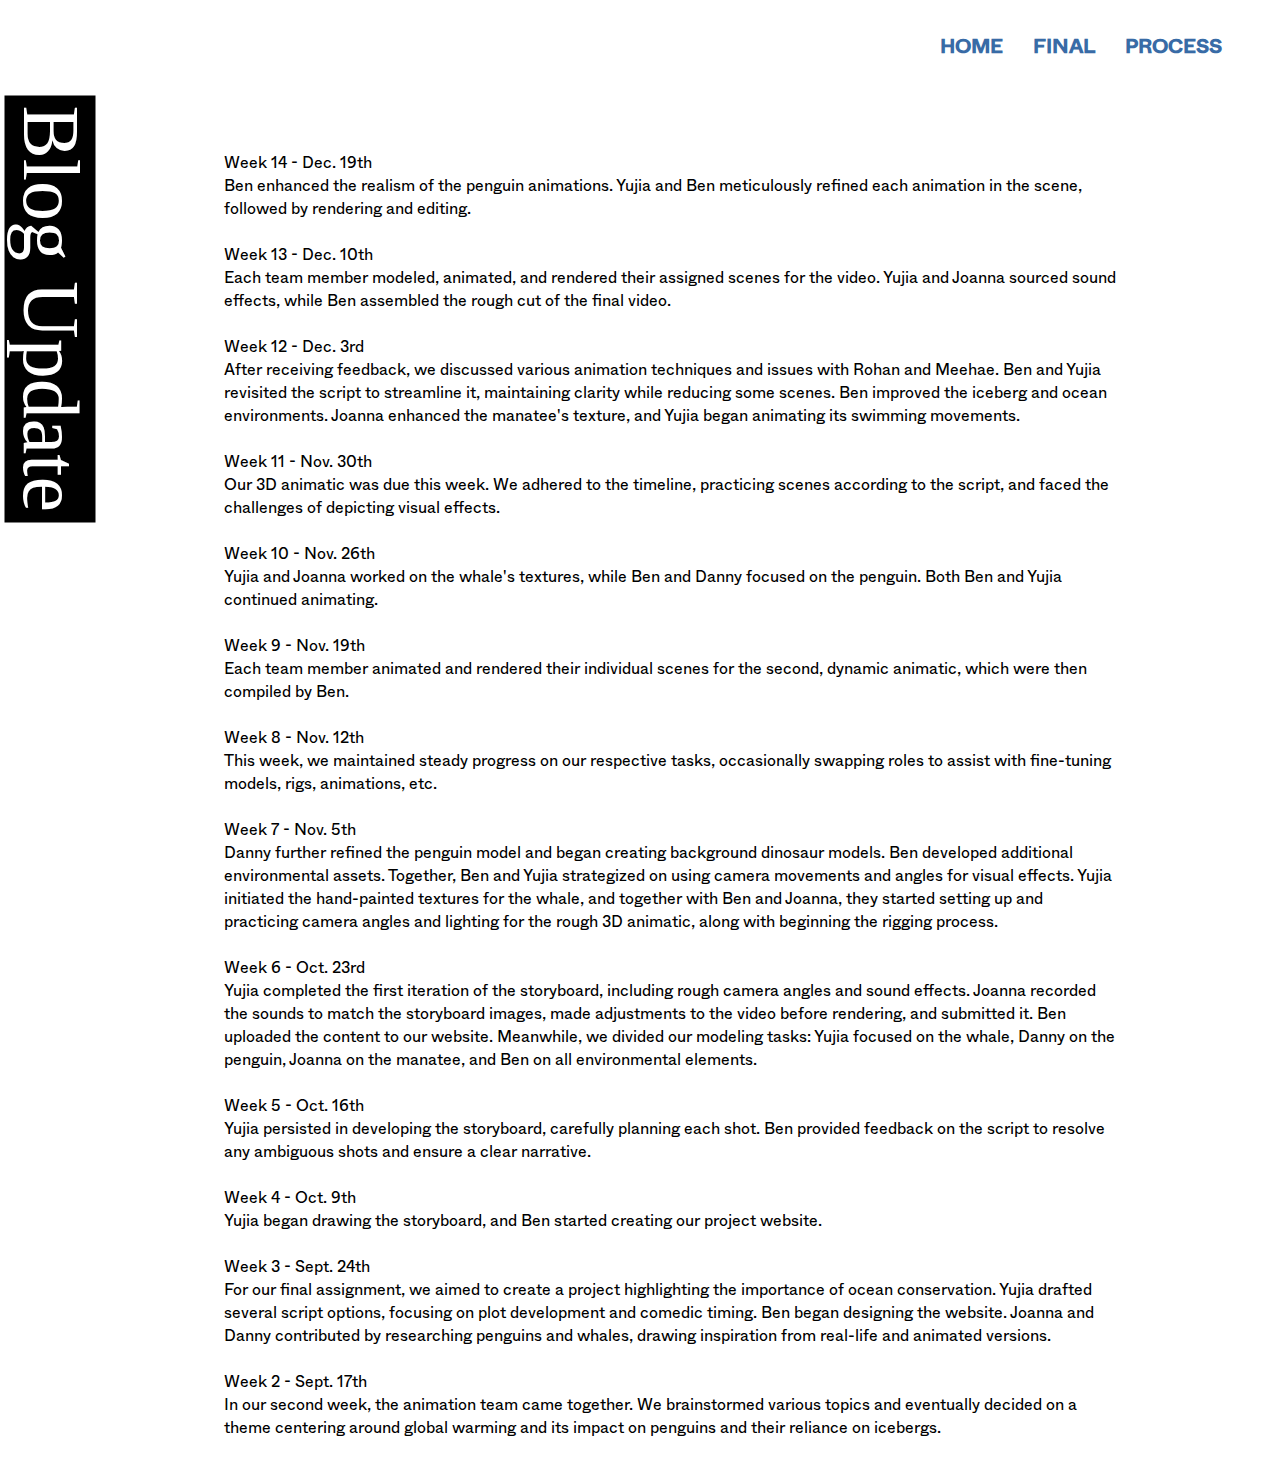
<file: blog.html>
<!DOCTYPE html>
<html lang="en">
<head>
  <meta charset="utf-8">
  <title>blog</title>
  <link href="css/fonts.css" rel="stylesheet">
  <link href="css/main.css" rel="stylesheet">
  <link href="css/subPage.css" rel="stylesheet">
  <link href="css/scripPage.css" rel="stylesheet">
</head>
<body>

  <div class="menu">
    <ul>
      <li><div class="menu-item"><h3><a href="index.html">HOME</a></h3></div></li>
      <li><div class="menu-item"><h3><a href="final.html">FINAL</a></h3></div></li>
      <le><div class="menu-item"><h3><b >PROCESS</b></h3>
          <div class="dropdown-menu">
          <div class="dropdown-item"><a href="blog.html">BLOG</a></div>
          <div class="dropdown-item"><a href="script.html">SCRIPT</a></div>
          <div class="dropdown-item"><a href="concepts.html">CONCEPTS</a></div>
          <div class="dropdown-item"><a href="storyboard.html">STORYBOARD</a></div>
        </div></le>
    </ul>
  </div>
<!-- text in page -->
<div class="script-container">
  <p> 
    Week 14 - Dec. 19th<br>
    Ben enhanced the realism of the penguin animations. Yujia and Ben meticulously refined each animation in the scene, followed by rendering and editing.<br><br>

    Week 13 - Dec. 10th<br>
    Each team member modeled, animated, and rendered their assigned scenes for the video. Yujia and Joanna sourced sound effects, 
    while Ben assembled the rough cut of the final video.<br><br>

    Week 12 - Dec. 3rd<br>
    After receiving feedback, we discussed various animation techniques and issues with Rohan and Meehae. Ben and Yujia revisited the 
    script to streamline it, maintaining clarity while reducing some scenes. Ben improved the iceberg and ocean environments. 
    Joanna enhanced the manatee's texture, and Yujia began animating its swimming movements.<br><br>

    Week 11 - Nov. 30th<br>
    Our 3D animatic was due this week. We adhered to the timeline, practicing scenes according to the script, and faced the challenges of depicting visual effects.<br><br>

    Week 10 - Nov. 26th<br>
    Yujia and Joanna worked on the whale's textures, while Ben and Danny focused on the penguin. Both Ben and Yujia continued animating.<br><br>

    Week 9 - Nov. 19th<br>
    Each team member animated and rendered their individual scenes for the second, dynamic animatic, which were then compiled by Ben.<br><br>

    Week 8 - Nov. 12th<br>
    This week, we maintained steady progress on our respective tasks, occasionally swapping roles to assist with fine-tuning models, rigs, animations, etc.<br><br>

    Week 7 - Nov. 5th<br>
    Danny further refined the penguin model and began creating background dinosaur models. Ben developed additional environmental assets. 
    Together, Ben and Yujia strategized on using camera movements and angles for visual effects. Yujia initiated the hand-painted textures for the whale, 
    and together with Ben and Joanna, they started setting up and practicing camera angles and lighting for the rough 3D animatic, along with beginning the rigging process.<br><br>

    Week 6 - Oct. 23rd<br>
    Yujia completed the first iteration of the storyboard, including rough camera angles and sound effects. Joanna recorded the sounds to match the storyboard 
    images, made adjustments to the video before rendering, and submitted it. Ben uploaded the content to our website. Meanwhile, we divided our modeling tasks: 
    Yujia focused on the whale, Danny on the penguin, Joanna on the manatee, and Ben on all environmental elements.<br><br>

    Week 5 - Oct. 16th<br>
    Yujia persisted in developing the storyboard, carefully planning each shot. Ben provided feedback on the script to resolve any ambiguous shots and ensure a clear narrative.<br><br>

    Week 4 - Oct. 9th<br>
    Yujia began drawing the storyboard, and Ben started creating our project website.<br><br>

    Week 3 - Sept. 24th<br>
    For our final assignment, we aimed to create a project highlighting the importance of ocean conservation. 
    Yujia drafted several script options, focusing on plot development and comedic timing. Ben began designing the website. 
    Joanna and Danny contributed by researching penguins and whales, drawing inspiration from real-life and animated versions.<br><br>

    Week 2 - Sept. 17th<br>
    In our second week, the animation team came together. We brainstormed various topics and eventually decided on a theme centering around global 
    warming and its impact on penguins and their reliance on icebergs.<br><br>
    
      </p>
  </div>

  <div class="footer-container">
  
  </div>
  <script src="F_displayTextAtLeft.js"></script>
  <script >
       displayTextAtLeft('Blog Update');
  </script>
</body>
</html>
</file>
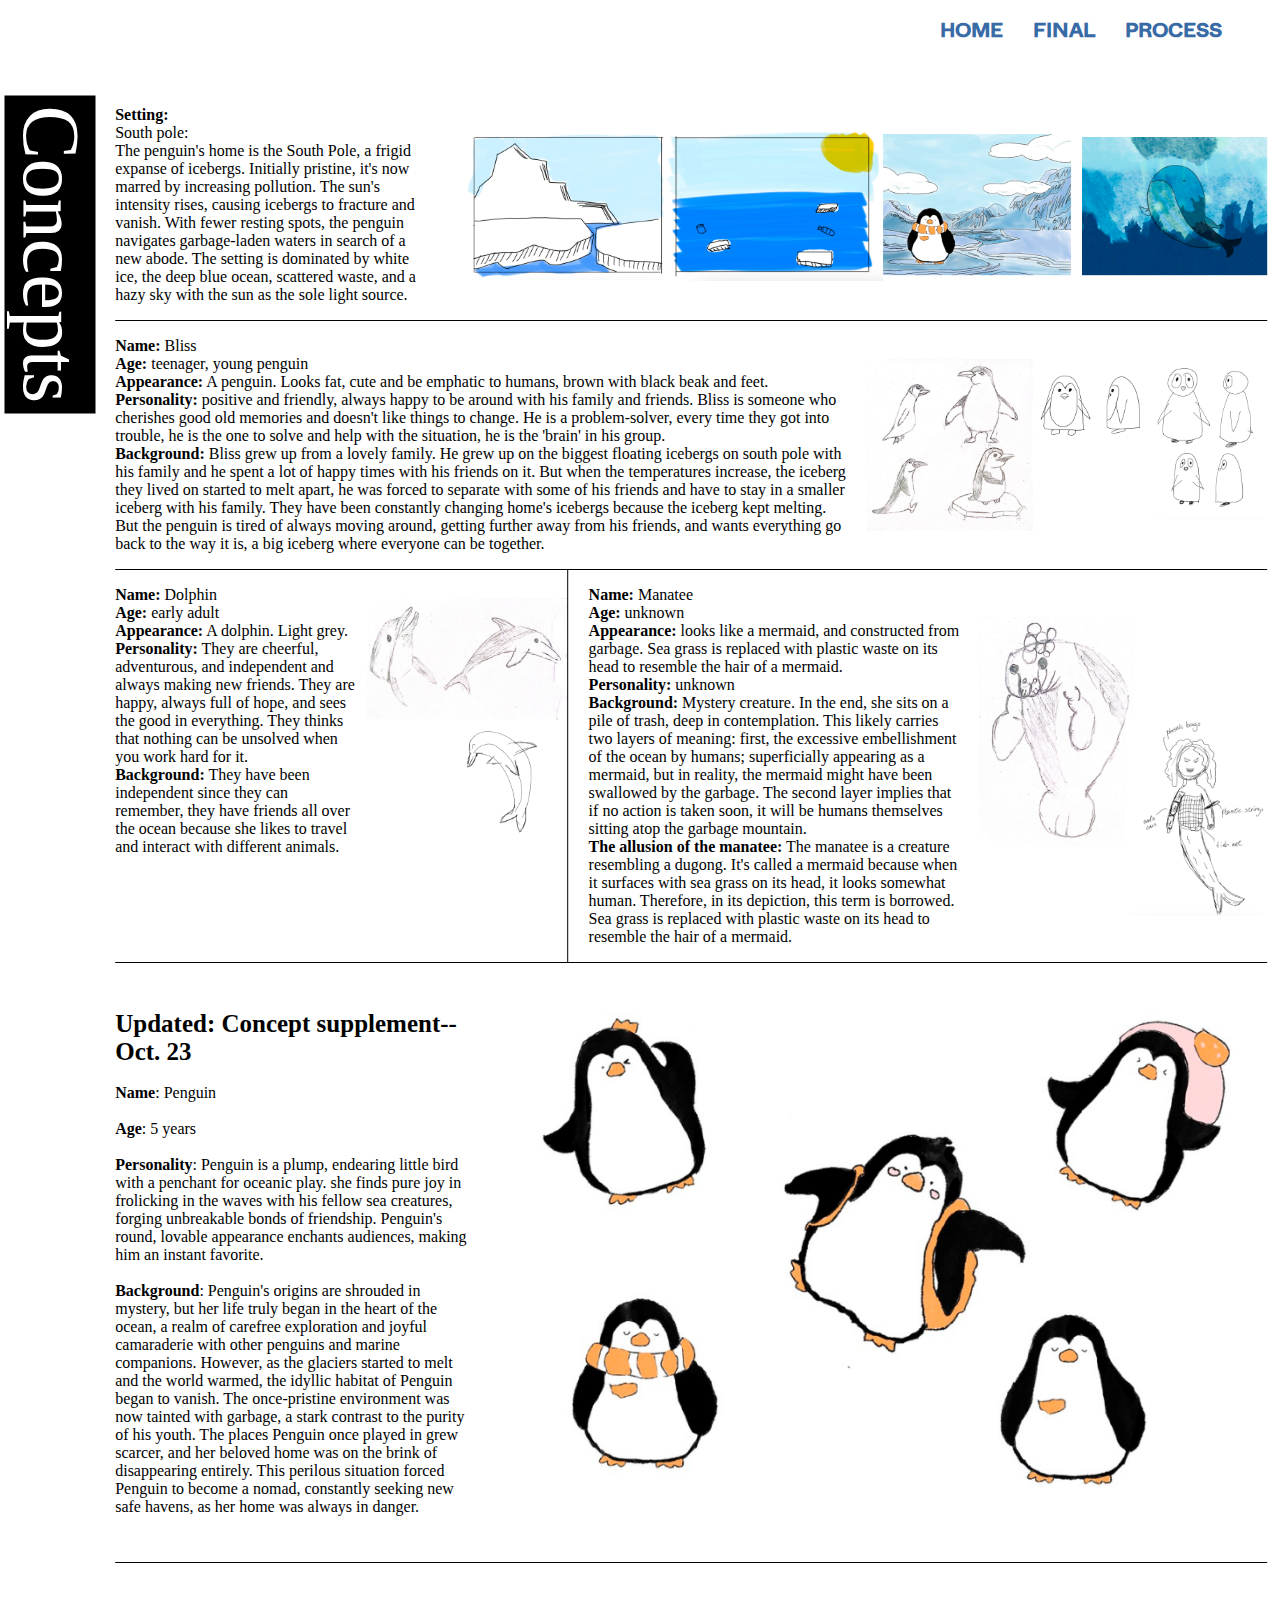
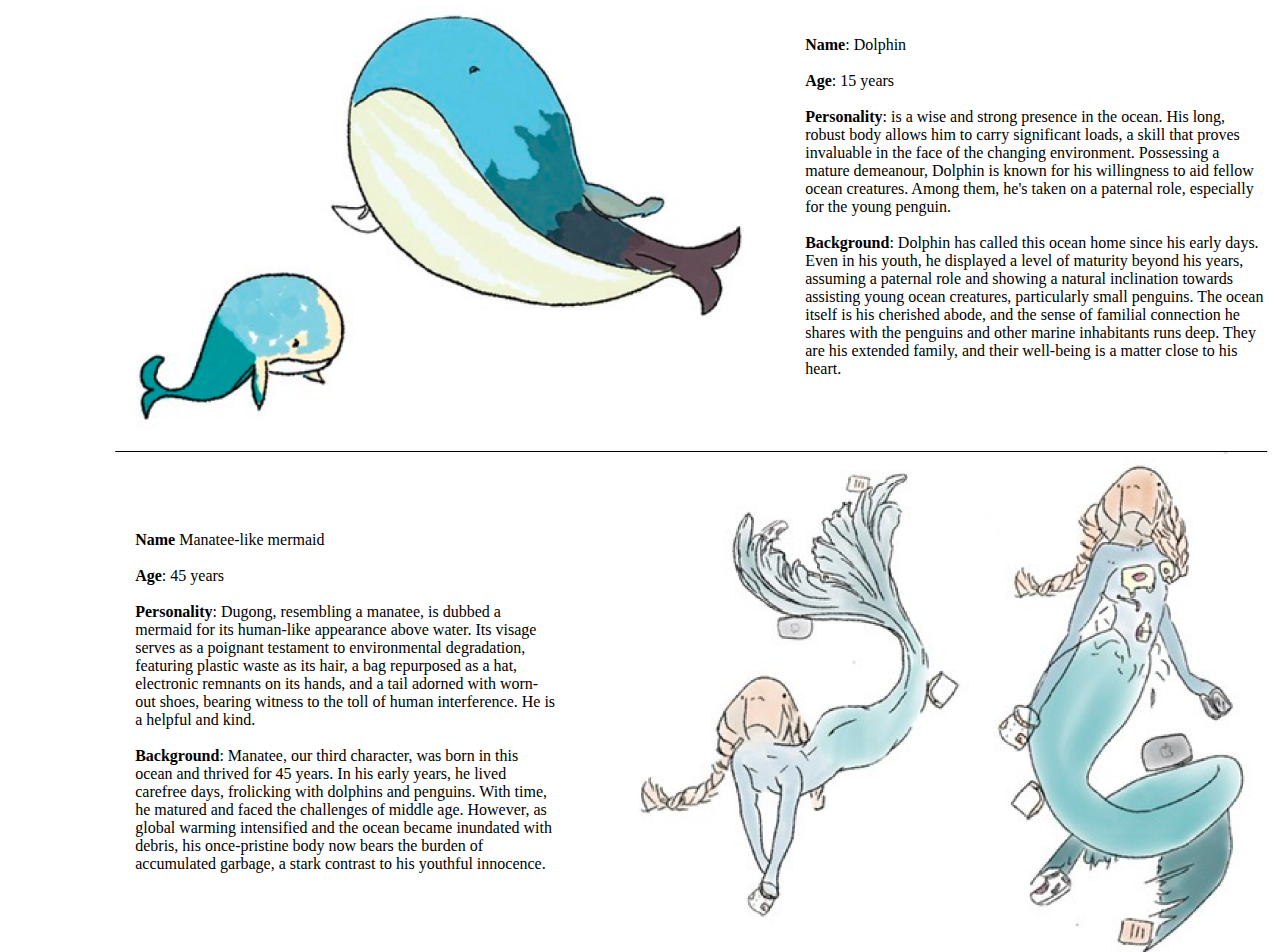
<file: concepts.html>
<!DOCTYPE html>
<html lang="en">
<head>
  <meta charset="utf-8">
  <title>concepts</title>
  <link href="css/fonts.css" rel="stylesheet">
  <link href="css/main.css" rel="stylesheet">
  <link href="css/subPage.css" rel="stylesheet">
  <link href="css/conceptPage.css" rel="stylesheet">
</head>
<body>
  <!-- Navigation bar -->
  <div class="menu">
    <ul>
      <li><div class="menu-item"><h3><a href="index.html">HOME</a></h3></div></li>
      <li><div class="menu-item"><h3><a href="final.html">FINAL</a></h3></div></li>
      <le><div class="menu-item"><h3><b >PROCESS</b></h3>
          <div class="dropdown-menu">
          <div class="dropdown-item"><a href="blog.html">BLOG</a></div>
          <div class="dropdown-item"><a href="script.html">SCRIPT</a></div>
          <div class="dropdown-item"><a href="concepts.html">CONCEPTS</a></div>
          <div class="dropdown-item"><a href="storyboard.html">STORYBOARD</a></div>
        </div></le>
    </ul>
  </div>
  <!-- text in page -->
  <div class="text-containe">
  <div class="paragraph1">
  <p><strong>Setting:</strong><br>South pole:<br>
  The penguin's home is the South Pole, a frigid expanse of 
  icebergs. Initially pristine, it's now marred by increasing pollution. 
  The sun's intensity rises, causing icebergs to fracture and vanish. 
  With fewer resting spots, the penguin navigates garbage-laden waters 
  in search of a new abode. The setting is dominated by white ice, 
  the deep blue ocean, scattered waste, and a hazy sky with the sun 
  as the sole light source. </p>
  <img src="images/p1.png" width="800px">
  
  </div>

  <div class="paragraph2">
    <p><strong>Name:</strong> Bliss<br>
      <strong>Age:</strong> teenager, young penguin<br>
      <strong>Appearance:</strong> A penguin. Looks fat, cute and be emphatic to humans, brown with black beak and feet.<br> 
      <strong>Personality:</strong> positive and friendly, always happy to be around with his family and friends. Bliss 
      is someone who cherishes good old memories and doesn't like things to change. He is a problem-solver,
       every time they got into trouble, he is the one to solve and help with the situation, he is the 
       'brain' in his group.<br>
       <strong>Background:</strong> Bliss grew up from a lovely family. He grew up on the 
      biggest floating icebergs on south pole with his family and he spent a lot of 
      happy times with his friends on it. But when the temperatures increase, the iceberg 
      they lived on started to melt apart, he was forced to separate with some of his friends 
      and have to stay in a smaller iceberg with his family. They have been constantly changing 
      home's icebergs because the iceberg kept melting. But the penguin is tired of always moving 
      around, getting further away from his friends, and wants everything go back to the way it is, 
      a big iceberg where everyone can be together. </p>
    <img src="images/p2.png" width="400px">
    </div>
    <div class="paragraph3and4-container">
    <div class="paragraph3">
      <p> <strong>Name:</strong> Dolphin<br>
        <strong>Age:</strong> early adult<br>
        <strong>Appearance:</strong> A dolphin. Light grey.<br>
        <strong>Personality:</strong> They are cheerful, adventurous, and independent and always making new friends. 
        They are happy, always full of hope, and sees the good in everything. They thinks that nothing 
        can be unsolved when you work hard for it.<br>
        <strong>Background:</strong> They have been independent since they can remember, they have 
        friends all over the ocean because she likes to travel and interact with different animals. </p>
      <img src="images/p3.png" width="200px">
      </div>

      <div class="paragraph4">
        <p> <strong>Name:</strong> Manatee<br>
          <strong>Age:</strong> unknown<br>
          <strong>Appearance:</strong> looks like a mermaid, and constructed from garbage. 
          Sea grass is replaced with plastic waste on its head to resemble
           the hair of a mermaid. <br>
           <strong>Personality:</strong> unknown<br>
           <strong>Background:</strong> Mystery creature. In the end, she sits on a pile of trash,
          deep in contemplation. This likely carries two layers of meaning: first, 
          the excessive embellishment of the ocean by humans; superficially appearing
          as a mermaid, but in reality, the mermaid might have been swallowed by 
          the garbage. The second layer implies that if no action is taken soon, 
          it will be humans themselves sitting atop the garbage mountain.<br>
          <strong>The allusion of the manatee:</strong> The manatee is a creature resembling 
          a dugong. It's called a mermaid because when it surfaces with sea 
          grass on its head, it looks somewhat human. Therefore, in its depiction, 
          this term is borrowed. Sea grass is replaced with plastic waste on its head 
          to resemble the hair of a mermaid.
            </p>
        <img src="images/p4.png" height="300px">
        </div>
      </div>

       <div class="paragraph5">
        <p>
          <strong style="font-size: 25px;">Updated: Concept supplement-- Oct. 23</strong><br><br>
          <strong>Name</strong>: Penguin<br><br>
          <strong>Age</strong>: 5 years<br><br>
          <strong>Personality</strong>: Penguin is a plump, endearing little bird with 
          a penchant for oceanic play. she finds pure joy in frolicking 
          in the waves with his fellow sea creatures, forging unbreakable 
          bonds of friendship. Penguin's round, lovable appearance enchants 
          audiences, making him an instant favorite.<br><br>
          <strong>Background</strong>: Penguin's origins are shrouded in mystery, but her 
          life truly began in the heart of the ocean, a realm of carefree 
          exploration and joyful camaraderie with other penguins and marine 
          companions. However, as the glaciers started to melt and the world 
          warmed, the idyllic habitat of Penguin began to vanish. The once-pristine 
          environment was now tainted with garbage, a stark contrast to the 
          purity of his youth. The places Penguin once played in grew scarcer, 
          and her beloved home was on the brink of disappearing entirely. 
          This perilous situation forced Penguin to become a nomad, constantly 
          seeking new safe havens, as her home was always in danger.  </p>
        <img src="images/p5.png" width="800px">
        </div>
        
        <div class="paragraph6">
          <img src="images/p6.png" width="650px">
          <p>
            <strong>Name</strong>: Dolphin<br><br> 
            <strong>Age</strong>: 15 years<br><br> 
            <strong>Personality</strong>: is a wise and strong presence in the ocean. His long, 
            robust body allows him to carry significant loads, a skill that proves invaluable 
            in the face of the changing environment. Possessing a mature demeanour, Dolphin is 
            known for his willingness to aid fellow ocean creatures. Among them, he's taken 
            on a paternal role, especially for the young penguin. <br> <br> 
            <strong>Background</strong>: Dolphin has called this ocean home since his early days. Even in his youth, 
            he displayed a level of maturity beyond his years, assuming a paternal role and showing 
            a natural inclination towards assisting young ocean creatures, particularly small penguins. 
            The ocean itself is his cherished abode, and the sense of familial connection he shares with 
            the penguins and other marine inhabitants runs deep. They are his extended family, 
            and their well-being is a matter close to his heart.
          </p>
          </div>


          <div class="paragraph7">
            <p> 
              <strong>Name</strong> Manatee-like mermaid<br><br>  
              <strong>Age</strong>: 45 years<br><br>  
              <strong>Personality</strong>: Dugong, resembling a manatee, is dubbed a mermaid 
              for its human-like appearance above water. Its visage serves as 
              a poignant testament to environmental degradation, featuring plastic 
              waste as its hair, a bag repurposed as a hat, electronic remnants 
              on its hands, and a tail adorned with worn-out shoes, bearing witness 
              to the toll of human interference. He is a helpful and kind.<br><br>  
              <strong>Background</strong>: Manatee, our third character, was born in this ocean 
              and thrived for 45 years. In his early years, he lived carefree days, 
              frolicking with dolphins and penguins. With time, he matured and faced 
              the challenges of middle age. However, as global warming intensified and 
              the ocean became inundated with debris, his once-pristine body now 
              bears the burden of accumulated garbage, a stark contrast to his 
              youthful innocence. 
              </p>
            <img src="images/p7.png" height="500px">
            </div>

</div>  



<div class="footer-container">
  
  </div>

  <script src="F_displayTextAtLeft.js"></script>
  <script >
       displayTextAtLeft('Concepts');
  </script>
  

</body>
</html>
</file>
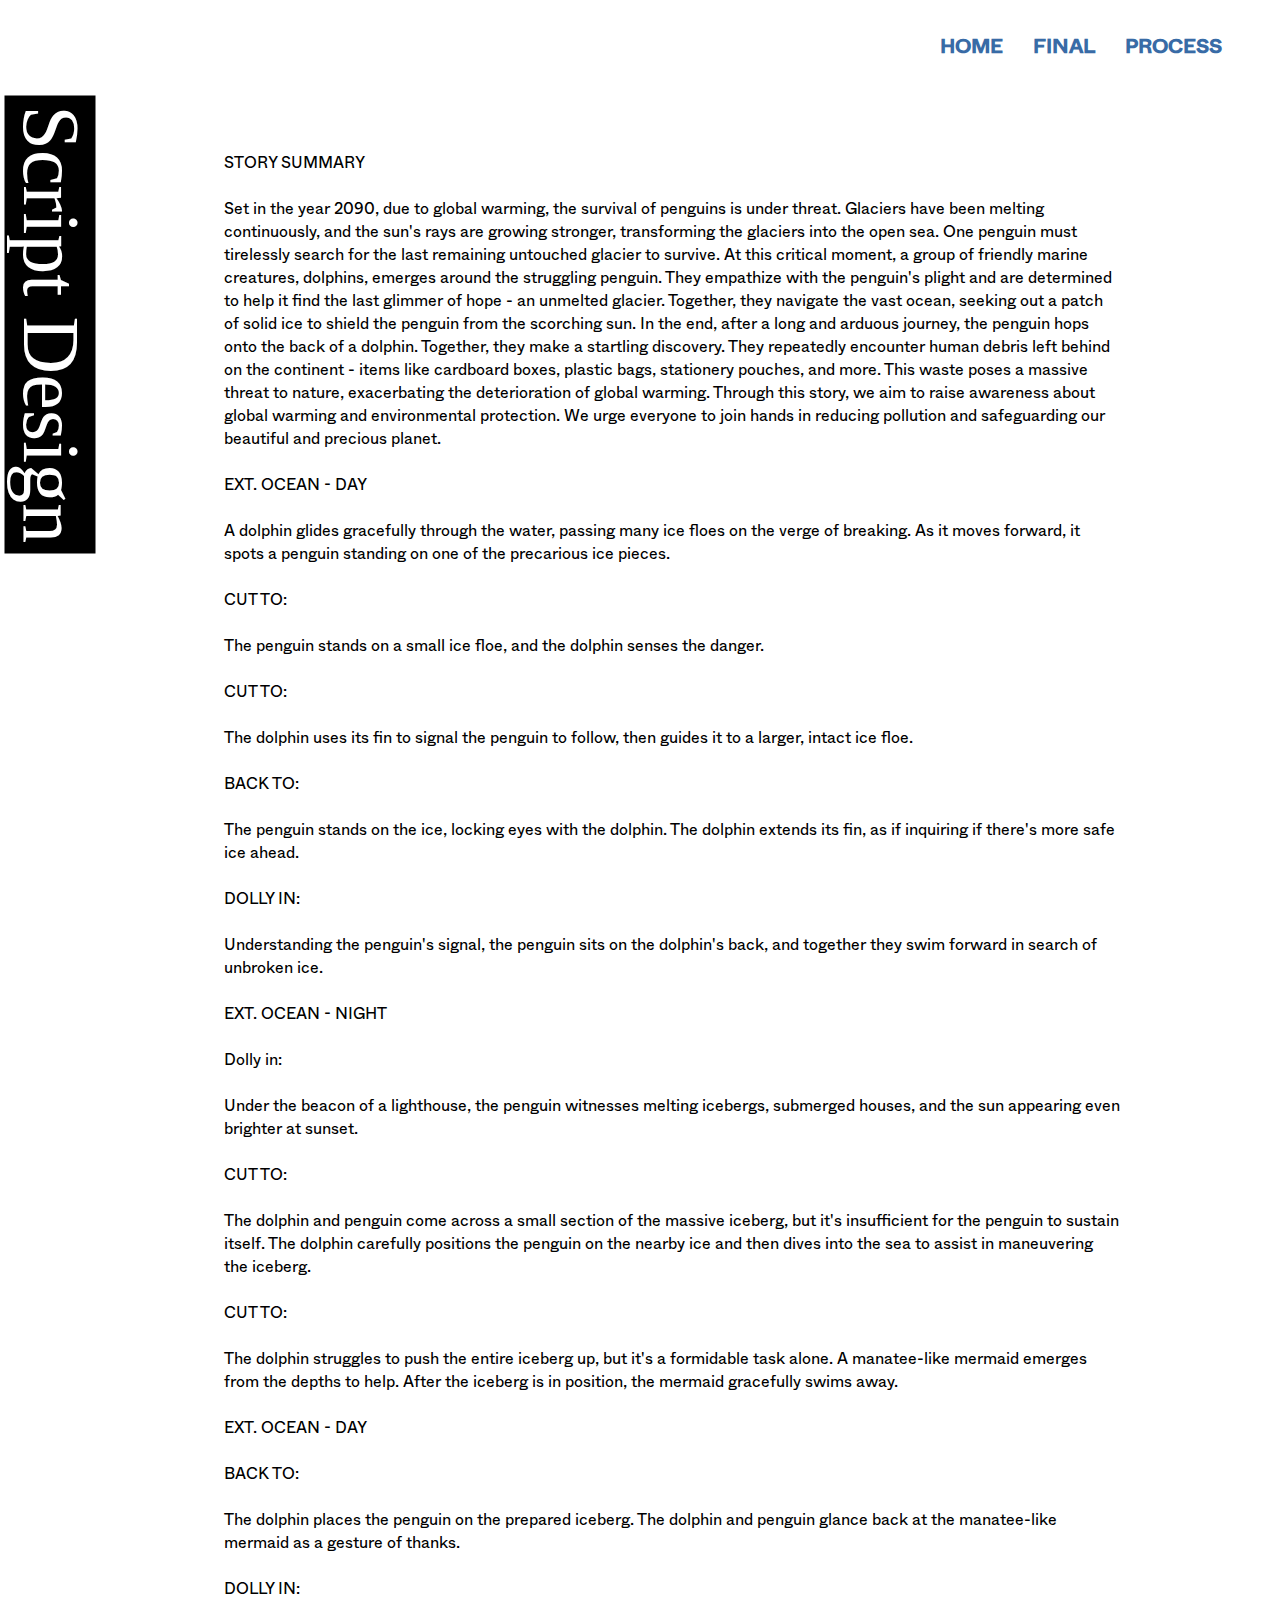
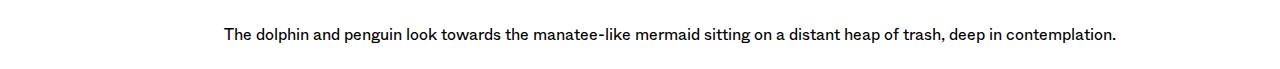
<file: script.html>
<!DOCTYPE html>
<html lang="en">
<head>
  <meta charset="utf-8">
  <title>script</title>
  <link href="css/fonts.css" rel="stylesheet">
  <link href="css/main.css" rel="stylesheet">
  <link href="css/subPage.css" rel="stylesheet">
  <link href="css/scripPage.css" rel="stylesheet">
</head>
<body>
 <!-- Navigation bar -->
  <div class="menu">
    <ul>
      <li><div class="menu-item"><h3><a href="index.html">HOME</a></h3></div></li>
      <li><div class="menu-item"><h3><a href="final.html">FINAL</a></h3></div></li>
      <le><div class="menu-item"><h3><b >PROCESS</b></h3>
          <div class="dropdown-menu">
          <div class="dropdown-item"><a href="blog.html">BLOG</a></div>
          <div class="dropdown-item"><a href="script.html">SCRIPT</a></div>
          <div class="dropdown-item"><a href="concepts.html">CONCEPTS</a></div>
          <div class="dropdown-item"><a href="storyboard.html">STORYBOARD</a></div>
        </div></le>
    </ul>
  </div>
  <!-- text in page -->
  <div class="script-container">
    <p> 
      STORY SUMMARY<br><br>
      Set in the year 2090, due to global warming, the survival of penguins is under threat. Glaciers have been melting 
      continuously, and the sun's rays are growing stronger, transforming the glaciers into the open sea. One penguin must 
      tirelessly search for the last remaining untouched glacier to survive. At this critical moment, a group of 
      friendly marine creatures, dolphins, emerges around the struggling penguin. They empathize with the penguin's 
      plight and are determined to help it find the last glimmer of hope - an unmelted glacier. Together, they navigate 
      the vast ocean, seeking out a patch of solid ice to shield the penguin from the scorching sun. In the end, after 
      a long and arduous journey, the penguin hops onto the back of a dolphin. Together, they make a startling discovery. 
      They repeatedly encounter human debris left behind on the continent - items like cardboard boxes, plastic bags, 
      stationery pouches, and more. This waste poses a massive threat to nature, exacerbating the deterioration of global warming. 
      Through this story, we aim to raise awareness about global warming and environmental protection. 
      We urge everyone to join hands in reducing pollution and safeguarding our beautiful and precious planet.<br><br>
      EXT. OCEAN - DAY<br><br>

      A dolphin glides gracefully through the water, passing many ice 
      floes on the verge of breaking. As it moves forward, it spots a 
      penguin standing on one of the precarious ice pieces.<br><br>
      
      CUT TO:<br><br>
      
      The penguin stands on a small ice floe, and the dolphin senses the danger.<br><br>
      
      CUT TO:<br><br>
      
      The dolphin uses its fin to signal the penguin to follow, 
      then guides it to a larger, intact ice floe.<br><br>
      
      BACK TO:<br><br>
      
      The penguin stands on the ice, locking eyes with the dolphin. 
      The dolphin extends its fin, as if inquiring if there's more safe ice ahead.<br><br>
      
      DOLLY IN:<br><br>
      Understanding the penguin's signal, the penguin sits on 
      the dolphin's back, and together they swim forward in search of unbroken ice.<br><br>
      
      
      EXT. OCEAN - NIGHT<br><br>
      
      Dolly in:<br><br>
      
      Under the beacon of a lighthouse, the penguin witnesses melting 
      icebergs, submerged houses, and the sun appearing even brighter at sunset.<br><br>
      
      CUT TO:<br><br>
      
      The dolphin and penguin come across a small section of the massive 
      iceberg, but it's insufficient for the penguin to sustain itself. The dolphin
       carefully positions the penguin on the nearby ice and then dives into the sea 
       to assist in maneuvering the iceberg.<br><br>
      
      
      CUT TO:<br><br>
      The dolphin struggles to push the entire iceberg up, but it's a formidable 
      task alone. A manatee-like mermaid emerges from the depths to help. After 
      the iceberg is in position, the mermaid gracefully swims away.<br><br>
      
      EXT. OCEAN - DAY<br><br>
      
      BACK TO:<br><br>
      
      The dolphin places the penguin on the prepared iceberg. 
      The dolphin and penguin glance back at the manatee-like mermaid as 
      a gesture of thanks.<br><br>
      
      DOLLY IN:<br><br>
      
      The dolphin and penguin look towards the manatee-like
       mermaid sitting on a distant heap of trash, deep in 
       contemplation.<br><br>
        </p>
    </div>

  <div class="footer-container">
  
  </div>
  <script src="F_displayTextAtLeft.js"></script>
  <script >
       displayTextAtLeft('Script Design');
  </script>

</body>
</html>
</file>
<file: css/fonts.css>
@font-face {
	font-family: 'ABC-Whyte';
	src: url('fonts/ABCWhyteInktrapVariable-Trial.ttf') format('truetype');
}
@font-face {
	font-family: 'ABC-Whyte-Thin';
	src: url('fonts/ABCWhyte-Thin-Trial.otf') format('opentype');
}
@font-face {
	font-family: 'ABC-Whyte-Reg';
	src: url('fonts/ABCWhyte-Regular-Trial.otf') format('opentype');
}
@font-face {
	font-family: 'ABC-Whyte-Light';
	src: url('fonts/ABCWhyte-Light-Trial.otf') format('opentype');
}
@font-face {
	font-family: 'ABC-Whyte-Mid';
	src: url('fonts/ABCWhyte-Medium-Trial.otf') format('opentype');
}
@font-face {
	font-family: 'ABC-Whyte-Book';
	src: url('fonts/ABCWhyte-Book-Trial.otf') format('opentype');
}

@font-face {
	font-family: 'ABCWhyte-Bold';
	src: url('fonts/ABCWhyte-Black-Bold.otf') format('opentype');
}

@font-face {
	font-family: 'ABCWhyte-Black';
	src: url('fonts/ABCWhyte-Black-Trial.otf') format('opentype');
}
@font-face {
	font-family: 'GT-America-md';
	src: url('fonts/GT-America-Mono-Medium-Trial.otf') format('opentype');
}
</file>
<file: css/main.css>
body {
  margin: 0;
  padding: 0;

}

h1 
{
font-family: 'ABCWhyte-Bold';
font-size: 5rem;
margin: 0;
padding: 0;
}

h2
{
font-family: 'ABC-Whyte-light';
font-size: 1rem;
margin: 0;
padding: 0;
}
h3
{
font-family: 'ABC-Whyte-Mid';
font-size: 20px;
margin: 0;
padding: 0;
}   

h4
{
font-family: 'ABC-Whyte-Reg';
font-size: 20px;
margin: 0;
padding: 0px;
}   

h5
{
font-family: 'ABC-Whyte-Thin';
font-size: 1rem;
color: white
}   

h6
{
font-family: 'ABC-Whyte-Thin';
font-size: 1rem;
color: white
}   

/* navigation */

.menu {
  width: 100vw;
  position:absolute;
  margin-top: 0rem;
  margin: auto;
  text-align: end;
  transform: translate(-3%,0%);
  z-index: 999;
  /* border:1px solid wheat; */
  }

.menu ul {
      list-style: none; 
      padding: 0; 
      display: flex;
      justify-content: flex-end;
    }
    
.menu ul li a {
      color: #386BA6; 
      text-decoration: none; 
      display: inline;
      margin-right: 10px;
      padding-left :10px; 
      padding-right :10px; 
      /* transition: all 0.3s ease-in; */
    }
  
/* 初始状态：隐藏下拉菜单 */
.dropdown-menu {
  width: max-content;
  padding-top: 30px;
  transform: translateY(-30px);
  display: none;
  position: absolute;
  background-color: white;
  z-index: -1;
  text-align: left;
  margin: 0; 
}

.dropdown-item{
  font-size: 20px;
  display: block;
  margin: 0;
  padding: 0;
  margin-top: 5px;
  /* border:1px solid wheat; */
   
}
/* 鼠标悬停于le时显示下拉菜单 */
le:hover .dropdown-menu {
  display: block;
}
</file>
<file: css/subPage.css>
/* menu style */
.menu-item:hover a{
    color: white;
    background-color: #386BA6;
  }

.dropdown-item:hover a{
    color: #386BA6;
    background-color: white;
}

.dropdown-menu {
    width: max-content;
    padding-top: 30px;
    transform: translateY(-30px);
    display: none;
    position: absolute;
    background-color: #386BA6;
    z-index: -1;
    text-align: left;
    margin: 0; 
  }
  
  .menu ul le a{
    color: white; 
    text-decoration: none; 
    display: inline;
    margin-right: 10px;
    padding-left :10px; 
    padding-right :10px; 
  }

  .menu ul le b{
    color: #386BA6; 
    text-decoration: none; 
    display: inline;
    margin-right: 10px;
    padding-left :10px; 
    padding-right :10px; 
  }
  
  .menu ul le:hover b{
    color: white; 
  }
</file>
<file: css/scripPage.css>
.script-container{
    font-family: ABC-Whyte-Reg;
    width: 70%;
    height: 100vh;
    transform: translate(25%, 15%);
}
</file>
<file: css/conceptPage.css>
/* text style */
 .text-containe{
    /* font-family:GT-America-md; */
    width: 100vw;
    height: 100vh;
    max-width: calc(100vw - 10%); 
    transform: translate(10%, 10%);
  }
  .paragraph1 {
    display: flex;
    align-items: center;  
    gap: 40px;  
    border-bottom: 1px solid black;  
  }
  .paragraph1 p{
     width: 32%;
  }
  .paragraph2 {
    display: flex;
    align-items: center;  
    gap: 20px;  
    border-bottom: 1px solid black;  
  }
  .paragraph2 p{
     width: 70%;
  }
  .paragraph3and4-container{
    display: flex;
    align-items: start;  

  }
  .paragraph3 {
    width: 40%;
    display: flex;
    align-items: center;  
    gap: 10px;  


  }
  .paragraph3 p{
    width: 100%;
  }

  .paragraph4 {
    padding-left: 20px;
    width: 60%; 
    display: flex;
    align-items: center; 
    gap: 20px; 
    border-left: 1px solid black;    
    
  }
  .paragraph4 p{
    width: 60%;

  }

  .paragraph5 {
    display: flex;
    align-items: center;  
    gap:0px;  
    border-top: 1px solid black;  
    
  }
  .paragraph5 p{
    width: 40%;
  }

  .paragraph6 {
    display: flex;
    align-items: center;  
    gap: 40px;  
    border-top:  1px solid black; 
  }
  .paragraph6 p{
    width: 45%;
  }


  .paragraph7 {
    padding-left: 20px;
    display: flex;
    align-items: center; 
    gap: 80px;   
    border-top:  1px solid black; 
    
  }
  .paragraph7 p{
    width: 65%;
  }
</file>
